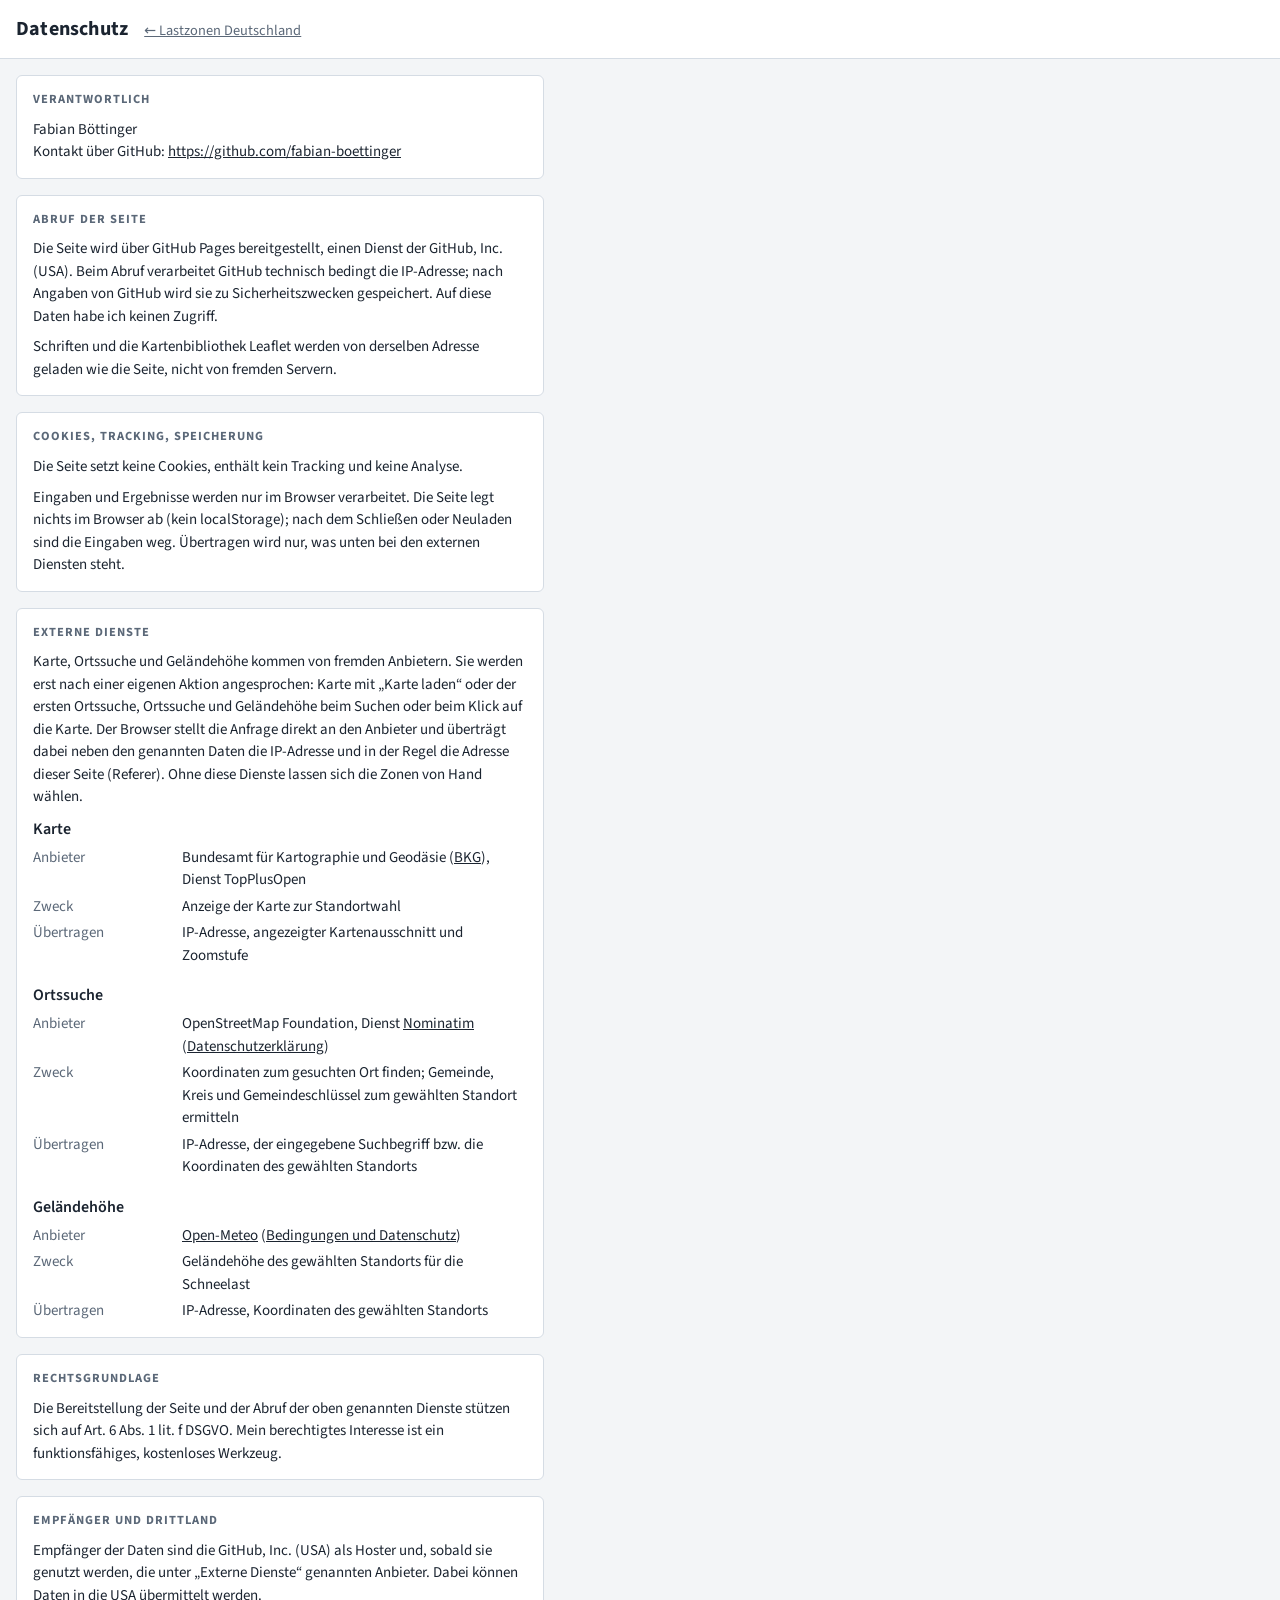
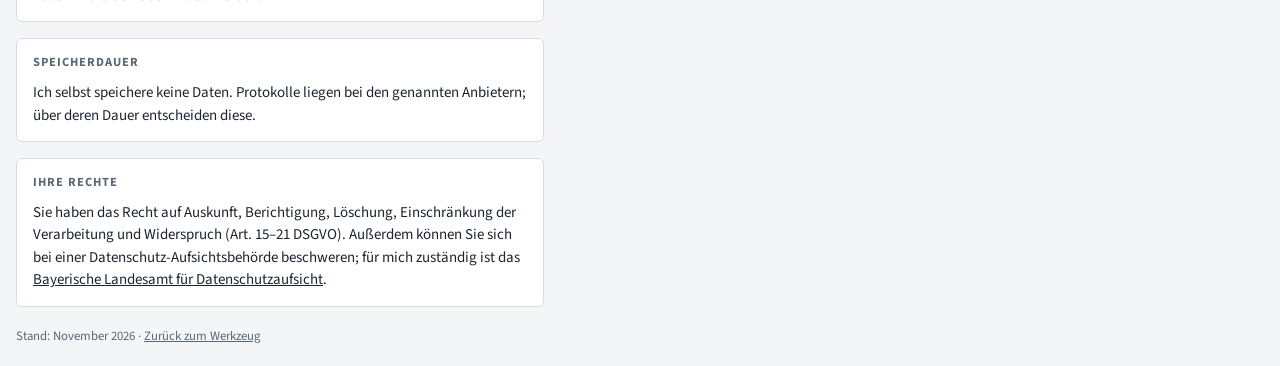
<file: datenschutz.html>
<!doctype html>
<html lang="de">
<head>
<meta charset="utf-8">
<meta name="viewport" content="width=device-width, initial-scale=1, viewport-fit=cover">
<title>Datenschutz – Lastzonen Deutschland</title>
<link rel="stylesheet" href="fonts/fonts.css">
<style>
:root{
  --bg:#f3f5f7; --panel:#ffffff; --fg:#1b2430; --muted:#5b6878; --line:#d5dce4;
  --accent:#b8860b; --accent-bg:#fbf3dc; --warn:#a33a2a;
  --sans:"Source Sans 3",system-ui,-apple-system,"Segoe UI",sans-serif;
}
@media (prefers-color-scheme:dark){:root:not([data-theme="light"]){
  --bg:#12171d; --panel:#1a212a; --fg:#e4e9ef; --muted:#93a1b1; --line:#2c3743;
  --accent:#e0b44a; --accent-bg:#2b2617; --warn:#e07a68; color-scheme:dark}}
:root[data-theme="dark"]{
  --bg:#12171d; --panel:#1a212a; --fg:#e4e9ef; --muted:#93a1b1; --line:#2c3743;
  --accent:#e0b44a; --accent-bg:#2b2617; --warn:#e07a68; color-scheme:dark}
*{box-sizing:border-box}
body{margin:0;background:var(--bg);color:var(--fg);font:15px/1.5 var(--sans)}
header{display:flex;flex-wrap:wrap;align-items:baseline;gap:4px 16px;padding-block:14px;
  padding-left:max(16px,env(safe-area-inset-left,0px));padding-right:max(16px,env(safe-area-inset-right,0px));
  border-bottom:1px solid var(--line);background:var(--panel)}
header h1{margin:0;font-size:1.25rem;font-weight:700;letter-spacing:.01em}
header a{color:var(--muted);font-size:.9rem}
main{display:flex;flex-direction:column;gap:16px;max-width:80ch;padding-block:16px;
  padding-left:max(16px,env(safe-area-inset-left,0px));padding-right:max(16px,env(safe-area-inset-right,0px))}
section{background:var(--panel);border:1px solid var(--line);border-radius:6px;padding:14px 16px}
section h2{margin:0 0 10px;font-size:.78rem;text-transform:uppercase;letter-spacing:.08em;color:var(--muted)}
section p{margin:0 0 8px}
section p:last-child{margin-bottom:0}
dl{margin:0;display:grid;grid-template-columns:minmax(0,9em) minmax(0,1fr);gap:4px 14px}
dl + h3{margin-top:16px}
h3{margin:0 0 6px;font-size:1rem;font-weight:600}
dt{color:var(--muted)}
dd{margin:0}
@media (max-width:420px){dl{grid-template-columns:minmax(0,1fr)} dd{margin-bottom:6px}}
a{color:inherit}
footer{padding-block:4px 20px;padding-left:max(16px,env(safe-area-inset-left,0px));padding-right:max(16px,env(safe-area-inset-right,0px));
  color:var(--muted);font-size:.8rem;max-width:80ch}
</style>
</head>
<body>
<header>
  <h1>Datenschutz</h1>
  <a href="index.html">← Lastzonen Deutschland</a>
</header>

<main>
  <section>
    <h2>Verantwortlich</h2>
    <p>Fabian Böttinger<br>Kontakt über GitHub: <a href="https://github.com/fabian-boettinger">https://github.com/fabian-boettinger</a></p>
  </section>

  <section>
    <h2>Abruf der Seite</h2>
    <p>Die Seite wird über GitHub Pages bereitgestellt, einen Dienst der GitHub, Inc. (USA).
      Beim Abruf verarbeitet GitHub technisch bedingt die IP-Adresse; nach Angaben von GitHub wird sie zu Sicherheitszwecken gespeichert.
      Auf diese Daten habe ich keinen Zugriff.</p>
    <p>Schriften und die Kartenbibliothek Leaflet werden von derselben Adresse geladen wie die Seite, nicht von fremden Servern.</p>
  </section>

  <section>
    <h2>Cookies, Tracking, Speicherung</h2>
    <p>Die Seite setzt keine Cookies, enthält kein Tracking und keine Analyse.</p>
    <p>Eingaben und Ergebnisse werden nur im Browser verarbeitet. Die Seite legt nichts im Browser ab (kein localStorage);
      nach dem Schließen oder Neuladen sind die Eingaben weg. Übertragen wird nur, was unten bei den externen Diensten steht.</p>
  </section>

  <section>
    <h2>Externe Dienste</h2>
    <p>Karte, Ortssuche und Geländehöhe kommen von fremden Anbietern. Sie werden erst nach einer eigenen Aktion angesprochen:
      Karte mit „Karte laden“ oder der ersten Ortssuche, Ortssuche und Geländehöhe beim Suchen oder beim Klick auf die Karte.
      Der Browser stellt die Anfrage direkt an den Anbieter und überträgt dabei neben den genannten Daten die IP-Adresse
      und in der Regel die Adresse dieser Seite (Referer). Ohne diese Dienste lassen sich die Zonen von Hand wählen.</p>

    <h3>Karte</h3>
    <dl>
      <dt>Anbieter</dt><dd>Bundesamt für Kartographie und Geodäsie (<a href="https://www.bkg.bund.de">BKG</a>), Dienst TopPlusOpen</dd>
      <dt>Zweck</dt><dd>Anzeige der Karte zur Standortwahl</dd>
      <dt>Übertragen</dt><dd>IP-Adresse, angezeigter Kartenausschnitt und Zoomstufe</dd>
    </dl>

    <h3>Ortssuche</h3>
    <dl>
      <dt>Anbieter</dt><dd>OpenStreetMap Foundation, Dienst <a href="https://nominatim.org">Nominatim</a>
        (<a href="https://osmfoundation.org/wiki/Privacy_Policy">Datenschutzerklärung</a>)</dd>
      <dt>Zweck</dt><dd>Koordinaten zum gesuchten Ort finden; Gemeinde, Kreis und Gemeindeschlüssel zum gewählten Standort ermitteln</dd>
      <dt>Übertragen</dt><dd>IP-Adresse, der eingegebene Suchbegriff bzw. die Koordinaten des gewählten Standorts</dd>
    </dl>

    <h3>Geländehöhe</h3>
    <dl>
      <dt>Anbieter</dt><dd><a href="https://open-meteo.com/">Open-Meteo</a> (<a href="https://open-meteo.com/en/terms">Bedingungen und Datenschutz</a>)</dd>
      <dt>Zweck</dt><dd>Geländehöhe des gewählten Standorts für die Schneelast</dd>
      <dt>Übertragen</dt><dd>IP-Adresse, Koordinaten des gewählten Standorts</dd>
    </dl>
  </section>

  <section>
    <h2>Rechtsgrundlage</h2>
    <p>Die Bereitstellung der Seite und der Abruf der oben genannten Dienste stützen sich auf Art. 6 Abs. 1 lit. f DSGVO.
      Mein berechtigtes Interesse ist ein funktionsfähiges, kostenloses Werkzeug.</p>
  </section>

  <section>
    <h2>Empfänger und Drittland</h2>
    <p>Empfänger der Daten sind die GitHub, Inc. (USA) als Hoster und, sobald sie genutzt werden, die unter „Externe Dienste“
      genannten Anbieter. Dabei können Daten in die USA übermittelt werden.</p>
  </section>

  <section>
    <h2>Speicherdauer</h2>
    <p>Ich selbst speichere keine Daten. Protokolle liegen bei den genannten Anbietern; über deren Dauer entscheiden diese.</p>
  </section>

  <section>
    <h2>Ihre Rechte</h2>
    <p>Sie haben das Recht auf Auskunft, Berichtigung, Löschung, Einschränkung der Verarbeitung und Widerspruch
      (Art. 15–21 DSGVO). Außerdem können Sie sich bei einer Datenschutz-Aufsichtsbehörde beschweren; für mich zuständig ist das
      <a href="https://www.lda.bayern.de">Bayerische Landesamt für Datenschutzaufsicht</a>.</p>
  </section>
</main>

<footer>
  Stand: November 2026 · <a href="index.html">Zurück zum Werkzeug</a>
</footer>
</body>
</html>
</file>
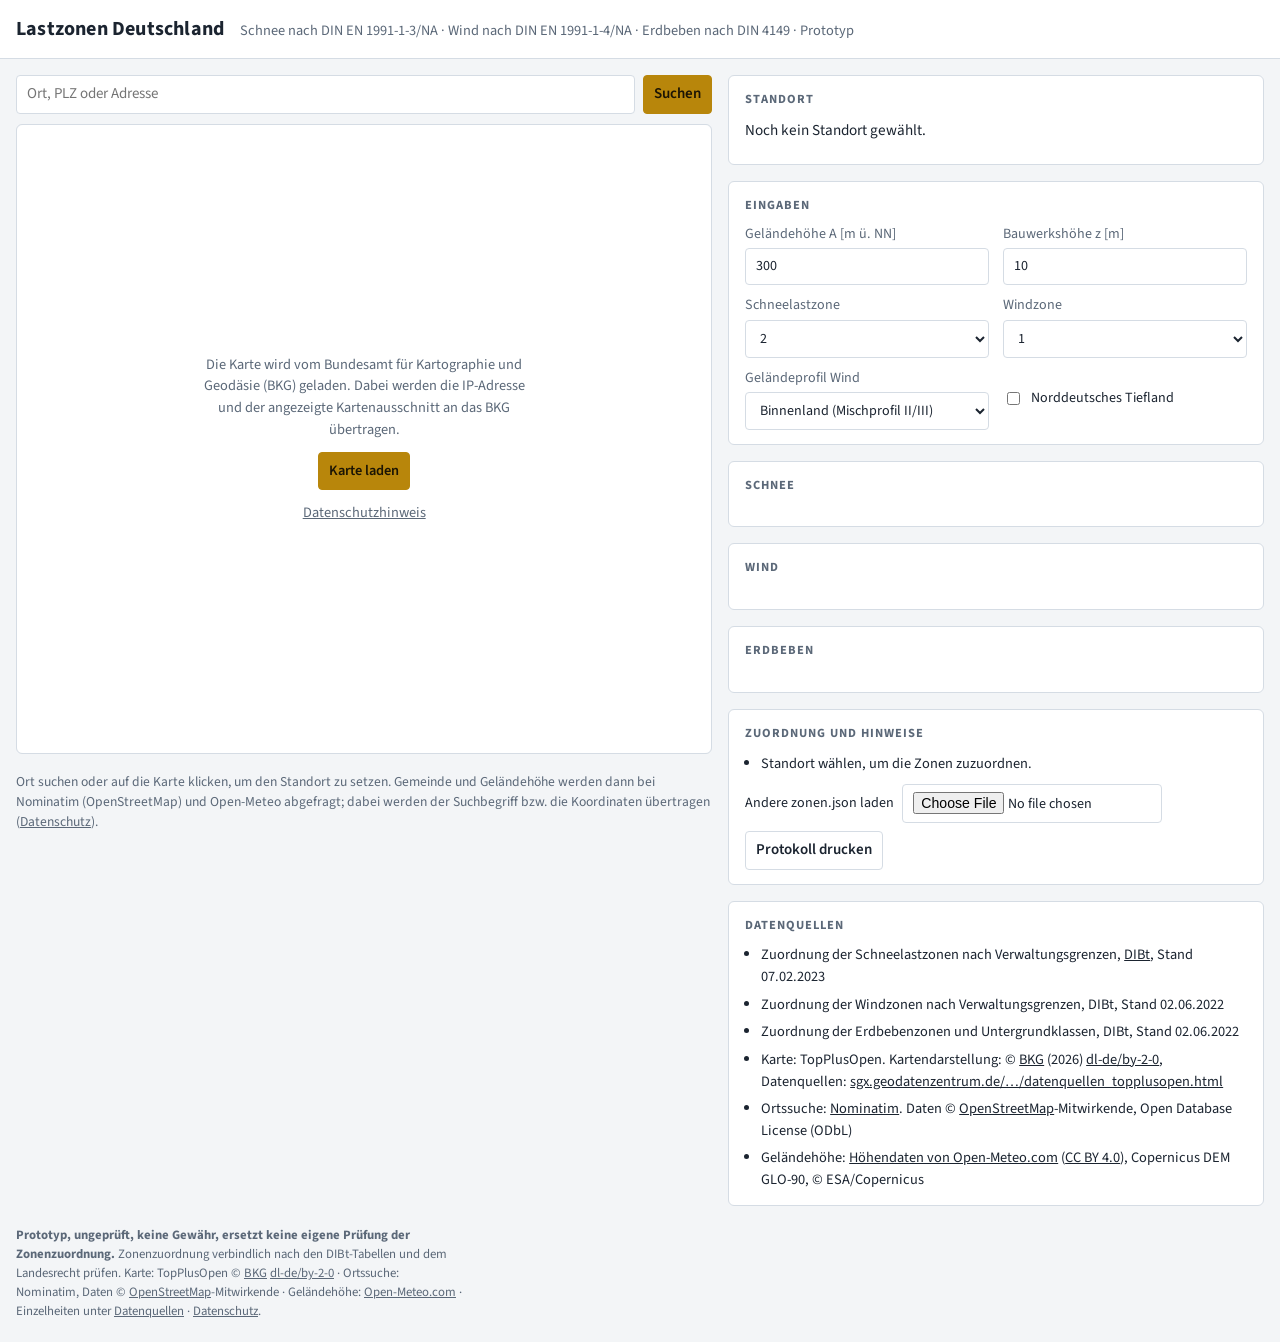
<file: page_head.html>
<!doctype html>
<html lang="de">
<head>
<meta charset="utf-8">
<meta name="viewport" content="width=device-width, initial-scale=1, viewport-fit=cover">
<title>Lastzonen Deutschland</title>
<link rel="stylesheet" href="vendor/leaflet/leaflet.css">
<link rel="stylesheet" href="fonts/fonts.css">
<style>
/* Layout: zweispaltig – Karte links, Eingaben + Ergebnisse rechts; einspaltig auf dem Handy. */
:root{
  --bg:#f3f5f7; --panel:#ffffff; --fg:#1b2430; --muted:#5b6878; --line:#d5dce4;
  --accent:#b8860b; --accent-bg:#fbf3dc; --warn:#a33a2a;
  --sans:"Source Sans 3",system-ui,-apple-system,"Segoe UI",sans-serif;
  --mono:"IBM Plex Mono",ui-monospace,"Cascadia Mono",Consolas,monospace;
}
@media (prefers-color-scheme:dark){:root:not([data-theme="light"]){
  --bg:#12171d; --panel:#1a212a; --fg:#e4e9ef; --muted:#93a1b1; --line:#2c3743;
  --accent:#e0b44a; --accent-bg:#2b2617; --warn:#e07a68; color-scheme:dark}}
:root[data-theme="dark"]{
  --bg:#12171d; --panel:#1a212a; --fg:#e4e9ef; --muted:#93a1b1; --line:#2c3743;
  --accent:#e0b44a; --accent-bg:#2b2617; --warn:#e07a68; color-scheme:dark}
*{box-sizing:border-box}
html,body{height:100%}
body{margin:0;background:var(--bg);color:var(--fg);font:15px/1.5 var(--sans)}
header{display:flex;flex-wrap:wrap;align-items:baseline;gap:4px 16px;padding-block:14px;
  padding-left:max(16px,env(safe-area-inset-left,0px));padding-right:max(16px,env(safe-area-inset-right,0px));
  border-bottom:1px solid var(--line);background:var(--panel)}
header h1{margin:0;font-size:1.25rem;font-weight:700;letter-spacing:.01em}
header span{color:var(--muted);font-size:.9rem}
main{display:grid;grid-template-columns:minmax(0,1.3fr) minmax(0,1fr);gap:16px;padding-block:16px;
  padding-left:max(16px,env(safe-area-inset-left,0px));padding-right:max(16px,env(safe-area-inset-right,0px))}
@media (max-width:860px){main{grid-template-columns:minmax(0,1fr)}}
.mapcol{display:flex;flex-direction:column;gap:10px;min-width:0}
#map{height:min(70vh,640px);min-height:340px;border:1px solid var(--line);border-radius:6px}
.search{display:flex;gap:8px}
.search input{flex:1;min-width:0}
input,select,button{font:inherit;color:var(--fg);background:var(--panel);border:1px solid var(--line);border-radius:4px;padding:7px 10px}
input:focus-visible,select:focus-visible,button:focus-visible{outline:2px solid var(--accent);outline-offset:1px}
button{cursor:pointer;font-weight:600}
button.primary{background:var(--accent);border-color:var(--accent);color:#1b1404}
.side{display:flex;flex-direction:column;gap:16px;min-width:0}
section{background:var(--panel);border:1px solid var(--line);border-radius:6px;padding:14px 16px}
section h2{margin:0 0 10px;font-size:.78rem;text-transform:uppercase;letter-spacing:.08em;color:var(--muted)}
.grid{display:grid;grid-template-columns:repeat(2,minmax(0,1fr));gap:10px 14px}
@media (max-width:420px){.grid{grid-template-columns:minmax(0,1fr)}}
label{display:flex;flex-direction:column;gap:3px;font-size:.88rem;color:var(--muted)}
label.check{flex-direction:row;align-items:center;gap:8px;color:var(--fg)}
label input,label select{color:var(--fg)}
.loc{font-size:.95rem}
.loc b{font-weight:600}
.hint{font-size:.85rem;color:var(--muted);margin:8px 0 0}
.hint.warn{color:var(--warn)}
.hint.ok{color:var(--accent)}
table{width:100%;border-collapse:collapse;font-variant-numeric:tabular-nums}
td{padding:6px 0;border-bottom:1px solid var(--line);vertical-align:baseline}
td:first-child{color:var(--muted);padding-right:10px}
td.v{text-align:right;font-variant-numeric:tabular-nums lining-nums;white-space:nowrap}
tr.key td.v{font-weight:500;color:var(--fg);background:var(--accent-bg);padding-inline:6px}
.notes{margin:0;padding-left:1.1em;display:flex;flex-direction:column;gap:6px;font-size:.9rem}
.notes li.warn{color:var(--warn)}
.notes .src{color:var(--muted);font-size:.82rem}
.notes a,footer a{color:inherit}
.tag{display:inline-block;font-family:var(--mono);font-size:.75rem;padding:1px 6px;border-radius:3px;border:1px solid var(--line);color:var(--muted);margin-left:4px}
.formula{font-size:.85rem;color:var(--muted);margin:8px 0 0;overflow-x:auto;white-space:pre}
.actions{display:flex;flex-wrap:wrap;gap:8px}
footer{padding-block:4px 20px;padding-left:max(16px,env(safe-area-inset-left,0px));padding-right:max(16px,env(safe-area-inset-right,0px));
  color:var(--muted);font-size:.8rem;max-width:80ch}
#mapConsent{height:100%;display:flex;flex-direction:column;align-items:center;justify-content:center;gap:12px;
  padding:16px;text-align:center;color:var(--muted);font-size:.9rem;background:var(--panel);border-radius:6px}
#mapConsent p{margin:0;max-width:46ch}
#mapConsent a,.hint a{color:inherit}
#printhead{display:none}
#mapcap{display:none}
@media print{
  @page{size:A4;margin:15mm}
  header,.actions,footer .noprint,.search,.mapcol .hint,.leaflet-control-zoom,.leaflet-control-layers{display:none!important}
  main{display:flex;flex-direction:column;gap:6mm;padding:0}
  #printhead{display:block;order:0}
  .mapcol{order:1;break-inside:avoid}
  .side{order:2}
  #map{width:170mm!important;height:85mm!important;min-height:0;border:0.3mm solid #888;border-radius:0}
  #mapcap{display:block;font-size:9pt;color:#444}
  #map:has(#mapConsent){display:none!important}
  section{border:none;padding:0 0 8px;break-inside:avoid}
  body{background:#fff;color:#000}
}
@media (prefers-reduced-motion:reduce){*{transition:none!important}}
</style>
</head>
<body>
<header>
  <h1>Lastzonen Deutschland</h1>
  <span>Schnee nach DIN EN 1991-1-3/NA · Wind nach DIN EN 1991-1-4/NA · Erdbeben nach DIN 4149 · Prototyp</span>
</header>

<main>
  <div id="printhead"><h1 style="margin:0">Lastannahmen Schnee, Wind und Erdbeben</h1><div id="printdate"></div></div>
  <div class="mapcol">
    <form class="search" id="searchForm">
      <input id="q" type="search" placeholder="Ort, PLZ oder Adresse" autocomplete="off">
      <button class="primary" type="submit">Suchen</button>
    </form>
    <div id="map" aria-label="Karte zur Standortwahl">
      <div id="mapConsent">
        <p>Die Karte wird vom Bundesamt für Kartographie und Geodäsie (BKG) geladen.
          Dabei werden die IP-Adresse und der angezeigte Kartenausschnitt an das BKG übertragen.</p>
        <button class="primary" type="button" id="mapLoad">Karte laden</button>
        <p><a href="datenschutz.html">Datenschutzhinweis</a></p>
      </div>
    </div>
    <p class="hint">Ort suchen oder auf die Karte klicken, um den Standort zu setzen. Gemeinde und Geländehöhe werden dann
      bei Nominatim (OpenStreetMap) und Open-Meteo abgefragt; dabei werden der Suchbegriff bzw. die Koordinaten übertragen
      (<a href="datenschutz.html">Datenschutz</a>).</p>
    <p id="mapcap"></p>
  </div>

  <div class="side">

    <section>
      <h2>Standort</h2>
      <div class="loc" id="locText">Noch kein Standort gewählt.</div>
      <p class="hint" id="zoneHint"></p>
    </section>

    <section>
      <h2>Eingaben</h2>
      <div class="grid">
        <label>Geländehöhe A [m ü. NN]<input id="alt" type="number" step="1" value="300"></label>
        <label>Bauwerkshöhe z [m]<input id="z" type="number" step="0.5" min="0" value="10"></label>
        <label>Schneelastzone<select id="sz">
          <option value="1">1</option><option value="1a">1a</option>
          <option value="2" selected>2</option><option value="2a">2a</option><option value="3">3</option>
          <option value="3a">3a (Tabelle BY)</option><option value=">3">&gt; 3 (Sonderlage)</option></select></label>
        <label>Windzone<select id="wz">
          <option value="1" selected>1</option><option value="2">2</option><option value="3">3</option><option value="4">4</option></select></label>
        <label>Geländeprofil Wind<select id="terrain">
          <option value="binnen" selected>Binnenland (Mischprofil II/III)</option>
          <option value="kueste">Küstennah, Ostseeinseln (Mischprofil I/II)</option>
          <option value="inseln">Nordseeinseln (Kategorie I)</option></select></label>
        <label class="check"><input id="tiefland" type="checkbox"> Norddeutsches Tiefland</label>
      </div>
    </section>

    <section>
      <h2>Schnee</h2>
      <table><tbody id="snowOut"></tbody></table>
      <p class="formula" id="snowF"></p>
    </section>

    <section>
      <h2>Wind</h2>
      <table><tbody id="windOut"></tbody></table>
      <p class="formula" id="windF"></p>
    </section>

    <section>
      <h2>Erdbeben</h2>
      <table><tbody id="eqOut"></tbody></table>
      <p class="hint" id="eqHint"></p>
    </section>

    <section>
      <h2>Zuordnung und Hinweise</h2>
      <ul class="notes" id="notes"><li>Standort wählen, um die Zonen zuzuordnen.</li></ul>
      <p class="hint" id="tableState"></p>
      <div class="actions" style="margin-top:10px">
        <label style="flex-direction:row;align-items:center;gap:8px;color:var(--fg)">
          <span>Andere zonen.json laden</span><input id="zfile" type="file" accept=".json,application/json">
        </label>
        <button type="button" id="printBtn">Protokoll drucken</button>
      </div>
    </section>

    <section id="quellen">
      <h2>Datenquellen</h2>
      <ul class="notes">
        <li>Zuordnung der Schneelastzonen nach Verwaltungsgrenzen, <a href="https://www.dibt.de/de/wir-bieten/technische-baubestimmungen">DIBt</a>, Stand <span id="stand-schnee">07.02.2023</span></li>
        <li>Zuordnung der Windzonen nach Verwaltungsgrenzen, DIBt, Stand <span id="stand-wind">02.06.2022</span></li>
        <li>Zuordnung der Erdbebenzonen und Untergrundklassen, DIBt, Stand <span id="stand-erdbeben">02.06.2022</span></li>
        <li>Karte: TopPlusOpen. Kartendarstellung: © <a href="https://www.bkg.bund.de">BKG</a> (<span id="bkgJahr">2026</span>)
          <a href="https://www.govdata.de/dl-de/by-2-0">dl-de/by-2-0</a>, Datenquellen:
          <a href="https://sgx.geodatenzentrum.de/web_public/gdz/datenquellen/datenquellen_topplusopen.html">sgx.geodatenzentrum.de/…/datenquellen_topplusopen.html</a></li>
        <li>Ortssuche: <a href="https://nominatim.org">Nominatim</a>.
          Daten © <a href="https://www.openstreetmap.org/copyright">OpenStreetMap</a>-Mitwirkende, Open Database License (ODbL)</li>
        <li>Geländehöhe: <a href="https://open-meteo.com/">Höhendaten von Open-Meteo.com</a>
          (<a href="https://creativecommons.org/licenses/by/4.0/">CC BY 4.0</a>), Copernicus DEM GLO-90, © ESA/Copernicus</li>
      </ul>
    </section>
  </div>
</main>

<footer>
  <b>Prototyp, ungeprüft, keine Gewähr, ersetzt keine eigene Prüfung der Zonenzuordnung.</b>
  Zonenzuordnung verbindlich nach den DIBt-Tabellen und dem Landesrecht prüfen.
  <span class="noprint">Karte: TopPlusOpen © <a href="https://www.bkg.bund.de">BKG</a> <a href="https://www.govdata.de/dl-de/by-2-0">dl-de/by-2-0</a> ·
  Ortssuche: Nominatim, Daten © <a href="https://www.openstreetmap.org/copyright">OpenStreetMap</a>-Mitwirkende ·
  Geländehöhe: <a href="https://open-meteo.com/">Open-Meteo.com</a> · Einzelheiten unter <a href="#quellen">Datenquellen</a> ·
  <a href="datenschutz.html">Datenschutz</a>.</span>
</footer>
</file>
<file: fonts/fonts.css>
/* Selbst gehostete Schriften, siehe OFL.txt im jeweiligen Ordner. */
@font-face{font-family:'IBM Plex Mono';font-style:normal;font-weight:400;font-display:swap;
  src:url(ibm-plex-mono/ibm-plex-mono-latin-ext-400.woff2) format('woff2');
  unicode-range:U+0100-02BA, U+02BD-02C5, U+02C7-02CC, U+02CE-02D7, U+02DD-02FF, U+0304, U+0308, U+0329, U+1D00-1DBF, U+1E00-1E9F, U+1EF2-1EFF, U+2020, U+20A0-20AB, U+20AD-20C4, U+2113, U+2C60-2C7F, U+A720-A7FF}
@font-face{font-family:'IBM Plex Mono';font-style:normal;font-weight:400;font-display:swap;
  src:url(ibm-plex-mono/ibm-plex-mono-latin-400.woff2) format('woff2');
  unicode-range:U+0000-00FF, U+0131, U+0152-0153, U+02BB-02BC, U+02C6, U+02DA, U+02DC, U+0304, U+0308, U+0329, U+2000-206F, U+20AC, U+2122, U+2191, U+2193, U+2212, U+2215, U+FEFF, U+FFFD}
@font-face{font-family:'Source Sans 3';font-style:normal;font-weight:400;font-display:swap;
  src:url(source-sans-3/source-sans-3-latin-ext-variable.woff2) format('woff2');
  unicode-range:U+0100-02BA, U+02BD-02C5, U+02C7-02CC, U+02CE-02D7, U+02DD-02FF, U+0304, U+0308, U+0329, U+1D00-1DBF, U+1E00-1E9F, U+1EF2-1EFF, U+2020, U+20A0-20AB, U+20AD-20C4, U+2113, U+2C60-2C7F, U+A720-A7FF}
@font-face{font-family:'Source Sans 3';font-style:normal;font-weight:400;font-display:swap;
  src:url(source-sans-3/source-sans-3-latin-variable.woff2) format('woff2');
  unicode-range:U+0000-00FF, U+0131, U+0152-0153, U+02BB-02BC, U+02C6, U+02DA, U+02DC, U+0304, U+0308, U+0329, U+2000-206F, U+20AC, U+2122, U+2191, U+2193, U+2212, U+2215, U+FEFF, U+FFFD}
@font-face{font-family:'Source Sans 3';font-style:normal;font-weight:600;font-display:swap;
  src:url(source-sans-3/source-sans-3-latin-ext-variable.woff2) format('woff2');
  unicode-range:U+0100-02BA, U+02BD-02C5, U+02C7-02CC, U+02CE-02D7, U+02DD-02FF, U+0304, U+0308, U+0329, U+1D00-1DBF, U+1E00-1E9F, U+1EF2-1EFF, U+2020, U+20A0-20AB, U+20AD-20C4, U+2113, U+2C60-2C7F, U+A720-A7FF}
@font-face{font-family:'Source Sans 3';font-style:normal;font-weight:600;font-display:swap;
  src:url(source-sans-3/source-sans-3-latin-variable.woff2) format('woff2');
  unicode-range:U+0000-00FF, U+0131, U+0152-0153, U+02BB-02BC, U+02C6, U+02DA, U+02DC, U+0304, U+0308, U+0329, U+2000-206F, U+20AC, U+2122, U+2191, U+2193, U+2212, U+2215, U+FEFF, U+FFFD}
@font-face{font-family:'Source Sans 3';font-style:normal;font-weight:700;font-display:swap;
  src:url(source-sans-3/source-sans-3-latin-ext-variable.woff2) format('woff2');
  unicode-range:U+0100-02BA, U+02BD-02C5, U+02C7-02CC, U+02CE-02D7, U+02DD-02FF, U+0304, U+0308, U+0329, U+1D00-1DBF, U+1E00-1E9F, U+1EF2-1EFF, U+2020, U+20A0-20AB, U+20AD-20C4, U+2113, U+2C60-2C7F, U+A720-A7FF}
@font-face{font-family:'Source Sans 3';font-style:normal;font-weight:700;font-display:swap;
  src:url(source-sans-3/source-sans-3-latin-variable.woff2) format('woff2');
  unicode-range:U+0000-00FF, U+0131, U+0152-0153, U+02BB-02BC, U+02C6, U+02DA, U+02DC, U+0304, U+0308, U+0329, U+2000-206F, U+20AC, U+2122, U+2191, U+2193, U+2212, U+2215, U+FEFF, U+FFFD}
</file>
<file: vendor/leaflet/leaflet.css>
/* required styles */

.leaflet-pane,
.leaflet-tile,
.leaflet-marker-icon,
.leaflet-marker-shadow,
.leaflet-tile-container,
.leaflet-pane > svg,
.leaflet-pane > canvas,
.leaflet-zoom-box,
.leaflet-image-layer,
.leaflet-layer {
	position: absolute;
	left: 0;
	top: 0;
	}
.leaflet-container {
	overflow: hidden;
	}
.leaflet-tile,
.leaflet-marker-icon,
.leaflet-marker-shadow {
	-webkit-user-select: none;
	   -moz-user-select: none;
	        user-select: none;
	  -webkit-user-drag: none;
	}
/* Prevents IE11 from highlighting tiles in blue */
.leaflet-tile::selection {
	background: transparent;
}
/* Safari renders non-retina tile on retina better with this, but Chrome is worse */
.leaflet-safari .leaflet-tile {
	image-rendering: -webkit-optimize-contrast;
	}
/* hack that prevents hw layers "stretching" when loading new tiles */
.leaflet-safari .leaflet-tile-container {
	width: 1600px;
	height: 1600px;
	-webkit-transform-origin: 0 0;
	}
.leaflet-marker-icon,
.leaflet-marker-shadow {
	display: block;
	}
/* .leaflet-container svg: reset svg max-width decleration shipped in Joomla! (joomla.org) 3.x */
/* .leaflet-container img: map is broken in FF if you have max-width: 100% on tiles */
.leaflet-container .leaflet-overlay-pane svg {
	max-width: none !important;
	max-height: none !important;
	}
.leaflet-container .leaflet-marker-pane img,
.leaflet-container .leaflet-shadow-pane img,
.leaflet-container .leaflet-tile-pane img,
.leaflet-container img.leaflet-image-layer,
.leaflet-container .leaflet-tile {
	max-width: none !important;
	max-height: none !important;
	width: auto;
	padding: 0;
	}

.leaflet-container img.leaflet-tile {
	/* See: https://bugs.chromium.org/p/chromium/issues/detail?id=600120 */
	mix-blend-mode: plus-lighter;
}

.leaflet-container.leaflet-touch-zoom {
	-ms-touch-action: pan-x pan-y;
	touch-action: pan-x pan-y;
	}
.leaflet-container.leaflet-touch-drag {
	-ms-touch-action: pinch-zoom;
	/* Fallback for FF which doesn't support pinch-zoom */
	touch-action: none;
	touch-action: pinch-zoom;
}
.leaflet-container.leaflet-touch-drag.leaflet-touch-zoom {
	-ms-touch-action: none;
	touch-action: none;
}
.leaflet-container {
	-webkit-tap-highlight-color: transparent;
}
.leaflet-container a {
	-webkit-tap-highlight-color: rgba(51, 181, 229, 0.4);
}
.leaflet-tile {
	filter: inherit;
	visibility: hidden;
	}
.leaflet-tile-loaded {
	visibility: inherit;
	}
.leaflet-zoom-box {
	width: 0;
	height: 0;
	-moz-box-sizing: border-box;
	     box-sizing: border-box;
	z-index: 800;
	}
/* workaround for https://bugzilla.mozilla.org/show_bug.cgi?id=888319 */
.leaflet-overlay-pane svg {
	-moz-user-select: none;
	}

.leaflet-pane         { z-index: 400; }

.leaflet-tile-pane    { z-index: 200; }
.leaflet-overlay-pane { z-index: 400; }
.leaflet-shadow-pane  { z-index: 500; }
.leaflet-marker-pane  { z-index: 600; }
.leaflet-tooltip-pane   { z-index: 650; }
.leaflet-popup-pane   { z-index: 700; }

.leaflet-map-pane canvas { z-index: 100; }
.leaflet-map-pane svg    { z-index: 200; }

.leaflet-vml-shape {
	width: 1px;
	height: 1px;
	}
.lvml {
	behavior: url(#default#VML);
	display: inline-block;
	position: absolute;
	}


/* control positioning */

.leaflet-control {
	position: relative;
	z-index: 800;
	pointer-events: visiblePainted; /* IE 9-10 doesn't have auto */
	pointer-events: auto;
	}
.leaflet-top,
.leaflet-bottom {
	position: absolute;
	z-index: 1000;
	pointer-events: none;
	}
.leaflet-top {
	top: 0;
	}
.leaflet-right {
	right: 0;
	}
.leaflet-bottom {
	bottom: 0;
	}
.leaflet-left {
	left: 0;
	}
.leaflet-control {
	float: left;
	clear: both;
	}
.leaflet-right .leaflet-control {
	float: right;
	}
.leaflet-top .leaflet-control {
	margin-top: 10px;
	}
.leaflet-bottom .leaflet-control {
	margin-bottom: 10px;
	}
.leaflet-left .leaflet-control {
	margin-left: 10px;
	}
.leaflet-right .leaflet-control {
	margin-right: 10px;
	}


/* zoom and fade animations */

.leaflet-fade-anim .leaflet-popup {
	opacity: 0;
	-webkit-transition: opacity 0.2s linear;
	   -moz-transition: opacity 0.2s linear;
	        transition: opacity 0.2s linear;
	}
.leaflet-fade-anim .leaflet-map-pane .leaflet-popup {
	opacity: 1;
	}
.leaflet-zoom-animated {
	-webkit-transform-origin: 0 0;
	    -ms-transform-origin: 0 0;
	        transform-origin: 0 0;
	}
svg.leaflet-zoom-animated {
	will-change: transform;
}

.leaflet-zoom-anim .leaflet-zoom-animated {
	-webkit-transition: -webkit-transform 0.25s cubic-bezier(0,0,0.25,1);
	   -moz-transition:    -moz-transform 0.25s cubic-bezier(0,0,0.25,1);
	        transition:         transform 0.25s cubic-bezier(0,0,0.25,1);
	}
.leaflet-zoom-anim .leaflet-tile,
.leaflet-pan-anim .leaflet-tile {
	-webkit-transition: none;
	   -moz-transition: none;
	        transition: none;
	}

.leaflet-zoom-anim .leaflet-zoom-hide {
	visibility: hidden;
	}


/* cursors */

.leaflet-interactive {
	cursor: pointer;
	}
.leaflet-grab {
	cursor: -webkit-grab;
	cursor:    -moz-grab;
	cursor:         grab;
	}
.leaflet-crosshair,
.leaflet-crosshair .leaflet-interactive {
	cursor: crosshair;
	}
.leaflet-popup-pane,
.leaflet-control {
	cursor: auto;
	}
.leaflet-dragging .leaflet-grab,
.leaflet-dragging .leaflet-grab .leaflet-interactive,
.leaflet-dragging .leaflet-marker-draggable {
	cursor: move;
	cursor: -webkit-grabbing;
	cursor:    -moz-grabbing;
	cursor:         grabbing;
	}

/* marker & overlays interactivity */
.leaflet-marker-icon,
.leaflet-marker-shadow,
.leaflet-image-layer,
.leaflet-pane > svg path,
.leaflet-tile-container {
	pointer-events: none;
	}

.leaflet-marker-icon.leaflet-interactive,
.leaflet-image-layer.leaflet-interactive,
.leaflet-pane > svg path.leaflet-interactive,
svg.leaflet-image-layer.leaflet-interactive path {
	pointer-events: visiblePainted; /* IE 9-10 doesn't have auto */
	pointer-events: auto;
	}

/* visual tweaks */

.leaflet-container {
	background: #ddd;
	outline-offset: 1px;
	}
.leaflet-container a {
	color: #0078A8;
	}
.leaflet-zoom-box {
	border: 2px dotted #38f;
	background: rgba(255,255,255,0.5);
	}


/* general typography */
.leaflet-container {
	font-family: "Helvetica Neue", Arial, Helvetica, sans-serif;
	font-size: 12px;
	font-size: 0.75rem;
	line-height: 1.5;
	}


/* general toolbar styles */

.leaflet-bar {
	box-shadow: 0 1px 5px rgba(0,0,0,0.65);
	border-radius: 4px;
	}
.leaflet-bar a {
	background-color: #fff;
	border-bottom: 1px solid #ccc;
	width: 26px;
	height: 26px;
	line-height: 26px;
	display: block;
	text-align: center;
	text-decoration: none;
	color: black;
	}
.leaflet-bar a,
.leaflet-control-layers-toggle {
	background-position: 50% 50%;
	background-repeat: no-repeat;
	display: block;
	}
.leaflet-bar a:hover,
.leaflet-bar a:focus {
	background-color: #f4f4f4;
	}
.leaflet-bar a:first-child {
	border-top-left-radius: 4px;
	border-top-right-radius: 4px;
	}
.leaflet-bar a:last-child {
	border-bottom-left-radius: 4px;
	border-bottom-right-radius: 4px;
	border-bottom: none;
	}
.leaflet-bar a.leaflet-disabled {
	cursor: default;
	background-color: #f4f4f4;
	color: #bbb;
	}

.leaflet-touch .leaflet-bar a {
	width: 30px;
	height: 30px;
	line-height: 30px;
	}
.leaflet-touch .leaflet-bar a:first-child {
	border-top-left-radius: 2px;
	border-top-right-radius: 2px;
	}
.leaflet-touch .leaflet-bar a:last-child {
	border-bottom-left-radius: 2px;
	border-bottom-right-radius: 2px;
	}

/* zoom control */

.leaflet-control-zoom-in,
.leaflet-control-zoom-out {
	font: bold 18px 'Lucida Console', Monaco, monospace;
	text-indent: 1px;
	}

.leaflet-touch .leaflet-control-zoom-in, .leaflet-touch .leaflet-control-zoom-out  {
	font-size: 22px;
	}


/* layers control */

.leaflet-control-layers {
	box-shadow: 0 1px 5px rgba(0,0,0,0.4);
	background: #fff;
	border-radius: 5px;
	}
.leaflet-control-layers-toggle {
	background-image: url(images/layers.png);
	width: 36px;
	height: 36px;
	}
.leaflet-retina .leaflet-control-layers-toggle {
	background-image: url(images/layers-2x.png);
	background-size: 26px 26px;
	}
.leaflet-touch .leaflet-control-layers-toggle {
	width: 44px;
	height: 44px;
	}
.leaflet-control-layers .leaflet-control-layers-list,
.leaflet-control-layers-expanded .leaflet-control-layers-toggle {
	display: none;
	}
.leaflet-control-layers-expanded .leaflet-control-layers-list {
	display: block;
	position: relative;
	}
.leaflet-control-layers-expanded {
	padding: 6px 10px 6px 6px;
	color: #333;
	background: #fff;
	}
.leaflet-control-layers-scrollbar {
	overflow-y: scroll;
	overflow-x: hidden;
	padding-right: 5px;
	}
.leaflet-control-layers-selector {
	margin-top: 2px;
	position: relative;
	top: 1px;
	}
.leaflet-control-layers label {
	display: block;
	font-size: 13px;
	font-size: 1.08333em;
	}
.leaflet-control-layers-separator {
	height: 0;
	border-top: 1px solid #ddd;
	margin: 5px -10px 5px -6px;
	}

/* Default icon URLs */
.leaflet-default-icon-path { /* used only in path-guessing heuristic, see L.Icon.Default */
	background-image: url(images/marker-icon.png);
	}


/* attribution and scale controls */

.leaflet-container .leaflet-control-attribution {
	background: #fff;
	background: rgba(255, 255, 255, 0.8);
	margin: 0;
	}
.leaflet-control-attribution,
.leaflet-control-scale-line {
	padding: 0 5px;
	color: #333;
	line-height: 1.4;
	}
.leaflet-control-attribution a {
	text-decoration: none;
	}
.leaflet-control-attribution a:hover,
.leaflet-control-attribution a:focus {
	text-decoration: underline;
	}
.leaflet-attribution-flag {
	display: inline !important;
	vertical-align: baseline !important;
	width: 1em;
	height: 0.6669em;
	}
.leaflet-left .leaflet-control-scale {
	margin-left: 5px;
	}
.leaflet-bottom .leaflet-control-scale {
	margin-bottom: 5px;
	}
.leaflet-control-scale-line {
	border: 2px solid #777;
	border-top: none;
	line-height: 1.1;
	padding: 2px 5px 1px;
	white-space: nowrap;
	-moz-box-sizing: border-box;
	     box-sizing: border-box;
	background: rgba(255, 255, 255, 0.8);
	text-shadow: 1px 1px #fff;
	}
.leaflet-control-scale-line:not(:first-child) {
	border-top: 2px solid #777;
	border-bottom: none;
	margin-top: -2px;
	}
.leaflet-control-scale-line:not(:first-child):not(:last-child) {
	border-bottom: 2px solid #777;
	}

.leaflet-touch .leaflet-control-attribution,
.leaflet-touch .leaflet-control-layers,
.leaflet-touch .leaflet-bar {
	box-shadow: none;
	}
.leaflet-touch .leaflet-control-layers,
.leaflet-touch .leaflet-bar {
	border: 2px solid rgba(0,0,0,0.2);
	background-clip: padding-box;
	}


/* popup */

.leaflet-popup {
	position: absolute;
	text-align: center;
	margin-bottom: 20px;
	}
.leaflet-popup-content-wrapper {
	padding: 1px;
	text-align: left;
	border-radius: 12px;
	}
.leaflet-popup-content {
	margin: 13px 24px 13px 20px;
	line-height: 1.3;
	font-size: 13px;
	font-size: 1.08333em;
	min-height: 1px;
	}
.leaflet-popup-content p {
	margin: 17px 0;
	margin: 1.3em 0;
	}
.leaflet-popup-tip-container {
	width: 40px;
	height: 20px;
	position: absolute;
	left: 50%;
	margin-top: -1px;
	margin-left: -20px;
	overflow: hidden;
	pointer-events: none;
	}
.leaflet-popup-tip {
	width: 17px;
	height: 17px;
	padding: 1px;

	margin: -10px auto 0;
	pointer-events: auto;

	-webkit-transform: rotate(45deg);
	   -moz-transform: rotate(45deg);
	    -ms-transform: rotate(45deg);
	        transform: rotate(45deg);
	}
.leaflet-popup-content-wrapper,
.leaflet-popup-tip {
	background: white;
	color: #333;
	box-shadow: 0 3px 14px rgba(0,0,0,0.4);
	}
.leaflet-container a.leaflet-popup-close-button {
	position: absolute;
	top: 0;
	right: 0;
	border: none;
	text-align: center;
	width: 24px;
	height: 24px;
	font: 16px/24px Tahoma, Verdana, sans-serif;
	color: #757575;
	text-decoration: none;
	background: transparent;
	}
.leaflet-container a.leaflet-popup-close-button:hover,
.leaflet-container a.leaflet-popup-close-button:focus {
	color: #585858;
	}
.leaflet-popup-scrolled {
	overflow: auto;
	}

.leaflet-oldie .leaflet-popup-content-wrapper {
	-ms-zoom: 1;
	}
.leaflet-oldie .leaflet-popup-tip {
	width: 24px;
	margin: 0 auto;

	-ms-filter: "progid:DXImageTransform.Microsoft.Matrix(M11=0.70710678, M12=0.70710678, M21=-0.70710678, M22=0.70710678)";
	filter: progid:DXImageTransform.Microsoft.Matrix(M11=0.70710678, M12=0.70710678, M21=-0.70710678, M22=0.70710678);
	}

.leaflet-oldie .leaflet-control-zoom,
.leaflet-oldie .leaflet-control-layers,
.leaflet-oldie .leaflet-popup-content-wrapper,
.leaflet-oldie .leaflet-popup-tip {
	border: 1px solid #999;
	}


/* div icon */

.leaflet-div-icon {
	background: #fff;
	border: 1px solid #666;
	}


/* Tooltip */
/* Base styles for the element that has a tooltip */
.leaflet-tooltip {
	position: absolute;
	padding: 6px;
	background-color: #fff;
	border: 1px solid #fff;
	border-radius: 3px;
	color: #222;
	white-space: nowrap;
	-webkit-user-select: none;
	-moz-user-select: none;
	-ms-user-select: none;
	user-select: none;
	pointer-events: none;
	box-shadow: 0 1px 3px rgba(0,0,0,0.4);
	}
.leaflet-tooltip.leaflet-interactive {
	cursor: pointer;
	pointer-events: auto;
	}
.leaflet-tooltip-top:before,
.leaflet-tooltip-bottom:before,
.leaflet-tooltip-left:before,
.leaflet-tooltip-right:before {
	position: absolute;
	pointer-events: none;
	border: 6px solid transparent;
	background: transparent;
	content: "";
	}

/* Directions */

.leaflet-tooltip-bottom {
	margin-top: 6px;
}
.leaflet-tooltip-top {
	margin-top: -6px;
}
.leaflet-tooltip-bottom:before,
.leaflet-tooltip-top:before {
	left: 50%;
	margin-left: -6px;
	}
.leaflet-tooltip-top:before {
	bottom: 0;
	margin-bottom: -12px;
	border-top-color: #fff;
	}
.leaflet-tooltip-bottom:before {
	top: 0;
	margin-top: -12px;
	margin-left: -6px;
	border-bottom-color: #fff;
	}
.leaflet-tooltip-left {
	margin-left: -6px;
}
.leaflet-tooltip-right {
	margin-left: 6px;
}
.leaflet-tooltip-left:before,
.leaflet-tooltip-right:before {
	top: 50%;
	margin-top: -6px;
	}
.leaflet-tooltip-left:before {
	right: 0;
	margin-right: -12px;
	border-left-color: #fff;
	}
.leaflet-tooltip-right:before {
	left: 0;
	margin-left: -12px;
	border-right-color: #fff;
	}

/* Printing */

@media print {
	/* Prevent printers from removing background-images of controls. */
	.leaflet-control {
		-webkit-print-color-adjust: exact;
		print-color-adjust: exact;
		}
	}
</file>
